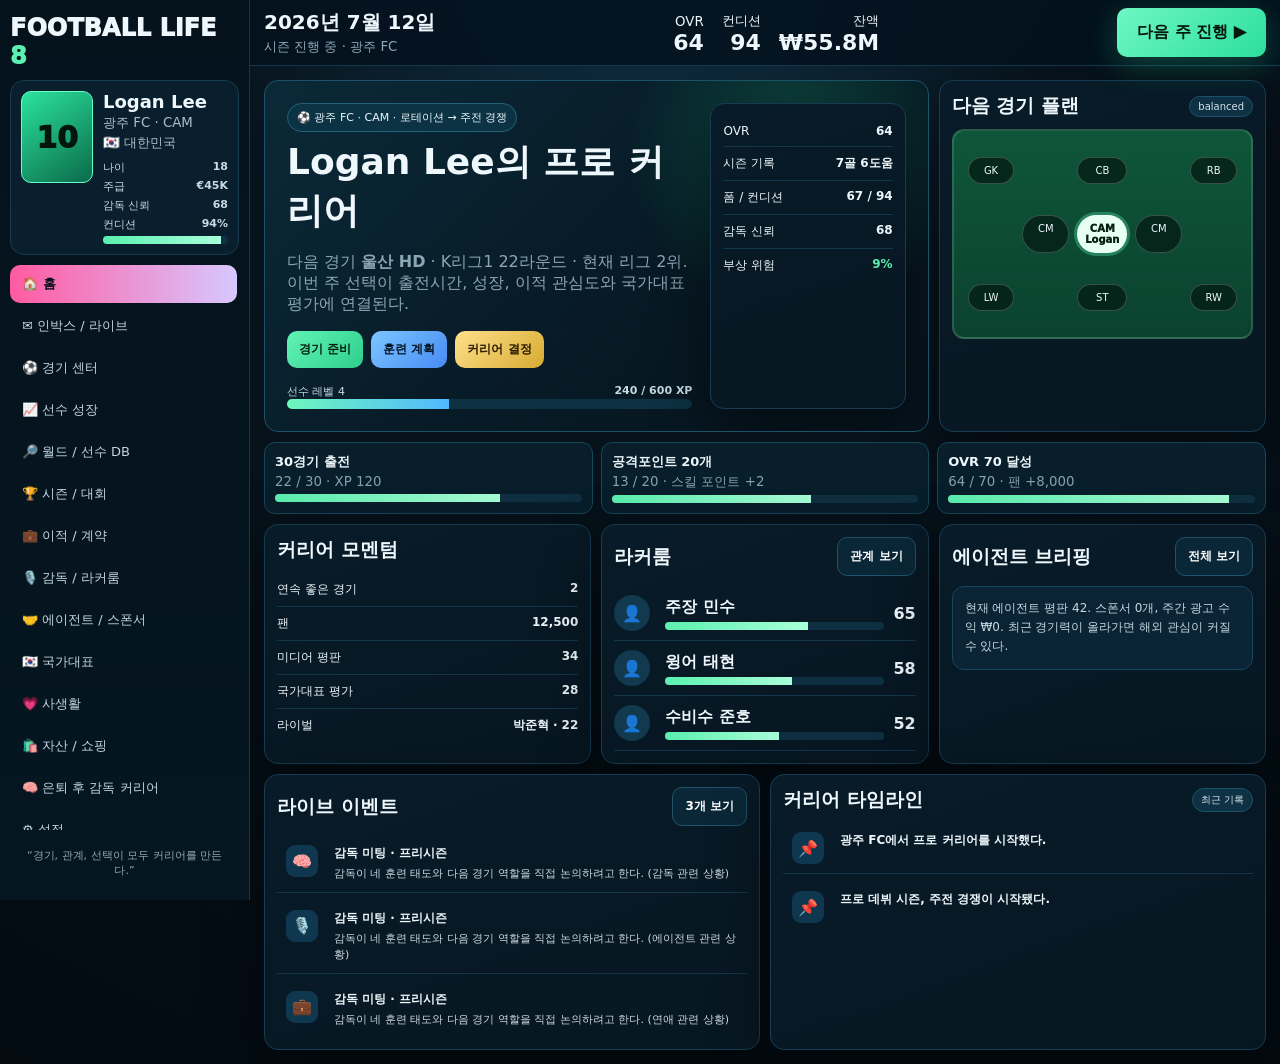
<file: v8/index.html>
<!doctype html><html><head><meta charset="utf-8"><meta name="viewport" content="width=device-width,initial-scale=1"><title>FOOTBALL LIFE 8</title></head><body style="margin:0;background:#04131d;color:white;font-family:system-ui"><div id="loading" style="min-height:100vh;display:grid;place-items:center"><div><h2>FOOTBALL LIFE 8</h2><p>커리어 데이터를 불러오는 중...</p></div></div><script>(async()=>{try{const parts=['part-00.txt','part-01.txt','part-02.txt','part-03.txt','part-04.txt','part-05a.txt','part-05b1.txt','part-05b2.txt','part-06.txt'];let html='';for(const name of parts){const r=await fetch(name+'?v=8.0.1');if(!r.ok)throw new Error(name);html+=await r.text()}document.open();document.write(html);document.close()}catch(e){document.getElementById('loading').innerHTML='<div><h2>로딩 실패</h2><p>'+e.message+'</p></div>'}})();</script></body></html>
</file>
